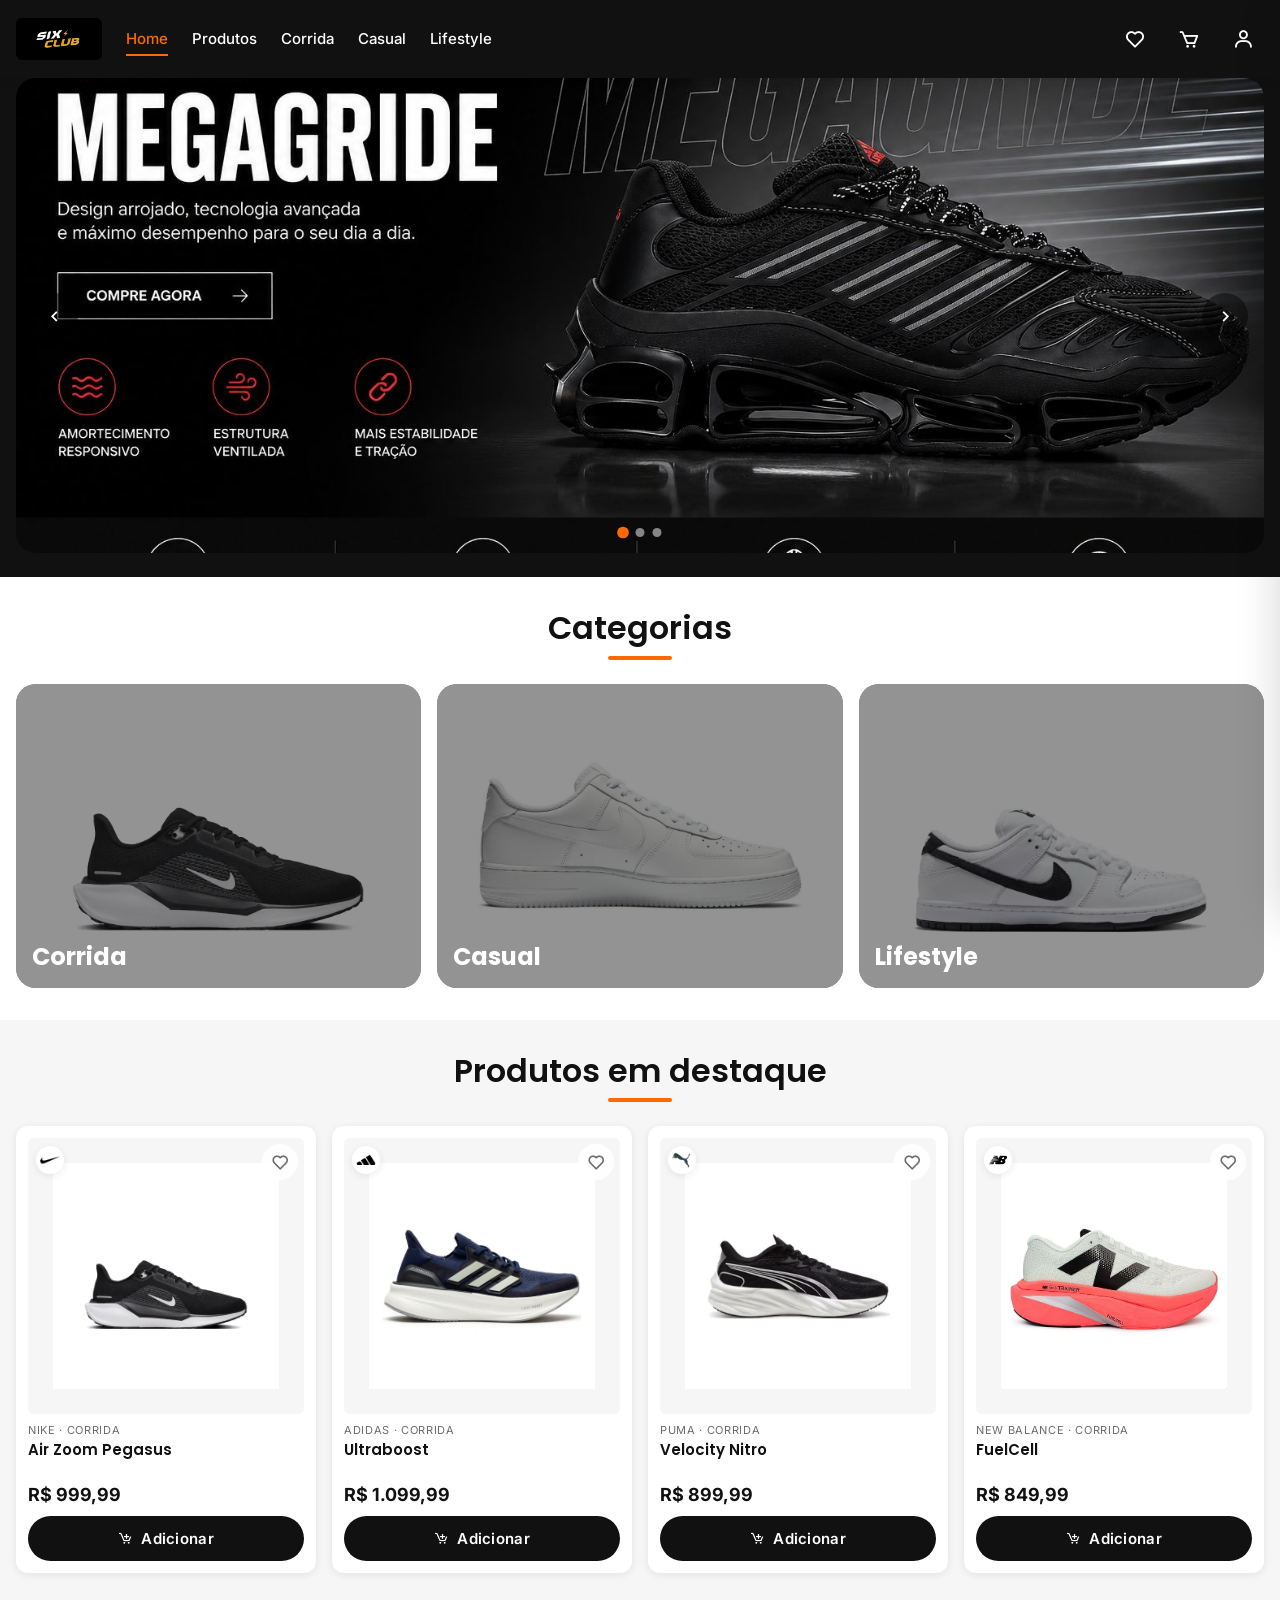
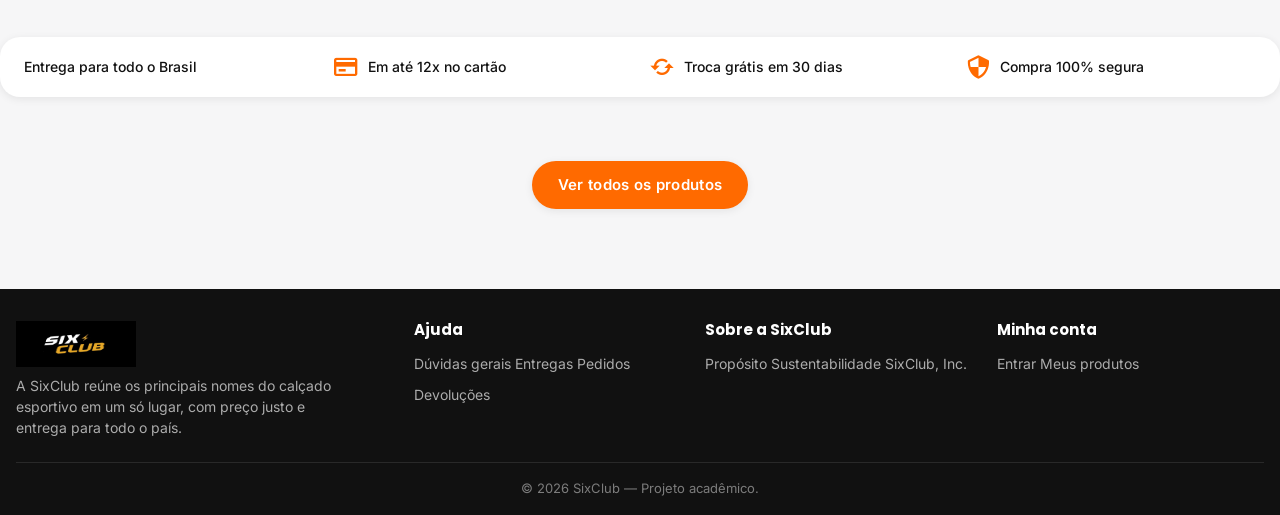
<file: index.html>
<!DOCTYPE html>
<html lang="pt-BR">
<head>
  <meta charset="UTF-8">
  <meta name="viewport" content="width=device-width, initial-scale=1.0">
  <title>SixClub — Sua loja de tênis</title>
  <meta name="description" content="SixClub: tênis Nike, Adidas, Puma, Mizuno, Olympikus e New Balance com os melhores preços.">

  <link rel="preconnect" href="https://fonts.googleapis.com">
  <link href="https://fonts.googleapis.com/css2?family=Inter:wght@400;500;600;700&family=Poppins:wght@600;700&display=swap" rel="stylesheet">
  <link rel="stylesheet" href="https://unpkg.com/boxicons@2.1.4/css/boxicons.min.css">

  <link rel="stylesheet" href="css/variables.css">
  <link rel="stylesheet" href="css/base.css">
  <link rel="stylesheet" href="css/components.css">
  <link rel="stylesheet" href="css/home.css">
</head>
<body>

  <header class="site-header">
    <div class="container site-header__inner">
      <a href="index.html" class="site-header__logo">
        <img src="img/logopreta.jpeg" width="150" height="58" alt="SixClub">
      </a>

      <button type="button" class="nav-toggle" aria-label="Abrir menu" aria-expanded="false" aria-controls="menu-principal">
        <i class="bx bx-menu"></i>
      </button>

      <nav class="site-nav" id="menu-principal" aria-label="Navegação principal">
        <a href="index.html" aria-current="page">Home</a>
        <a href="produtos.html">Produtos</a>
        <a href="produtos.html?categoria=corrida">Corrida</a>
        <a href="produtos.html?categoria=casual">Casual</a>
        <a href="produtos.html?categoria=lifestyle">Lifestyle</a>
      </nav>

      <form class="site-header__search" role="search">
        <label class="sr-only" for="busca-header">Buscar produtos</label>
        <i class="bx bx-search" aria-hidden="true"></i>
        <input type="search" id="busca-header" placeholder="Buscar tênis...">
      </form>

      <div class="site-header__actions">
        <a class="icon-btn" href="produtos.html?favoritos=1" aria-label="Ver favoritos">
          <i class="bx bx-heart"></i>
        </a>
        <button type="button" class="icon-btn" data-abrir-carrinho aria-label="Abrir carrinho de compras">
          <i class="bx bx-cart"></i>
          <span class="badge js-badge-carrinho">0</span>
        </button>
        <a class="icon-btn" href="login.html" aria-label="Entrar na minha conta">
          <i class="bx bx-user"></i>
        </a>
      </div>
    </div>
  </header>

  <main>
    <section class="hero" aria-label="Destaques promocionais">
      <div class="container">
        <div class="hero-carousel">
          <div class="hero-carousel__track">
            <div class="hero-carousel__slide"><img src="img/banners/banner1.jpeg" alt="Promoção SixClub 1" loading="eager"></div>
            <div class="hero-carousel__slide"><img src="img/banners/banner2.jpeg" alt="Promoção SixClub 2" loading="lazy"></div>
            <div class="hero-carousel__slide"><img src="img/banners/banner3.jpeg" alt="Promoção SixClub 3" loading="lazy"></div>
          </div>
          <button type="button" class="hero-carousel__arrow hero-carousel__arrow--prev" aria-label="Slide anterior">
            <i class="bx bx-chevron-left"></i>
          </button>
          <button type="button" class="hero-carousel__arrow hero-carousel__arrow--next" aria-label="Próximo slide">
            <i class="bx bx-chevron-right"></i>
          </button>
          <div class="hero-carousel__dots"></div>
        </div>
      </div>
    </section>

    <section class="section categorias" aria-labelledby="titulo-categorias">
      <div class="container">
        <h2 class="section-title" id="titulo-categorias">Categorias</h2>
        <div class="categorias__grid">
          <a class="categoria-card" href="produtos.html?categoria=corrida">
            <img src="img/produtos/tenis_37.png" alt="" aria-hidden="true">
            <h3>Corrida</h3>
          </a>
          <a class="categoria-card" href="produtos.html?categoria=casual">
            <img src="img/produtos/tenis_7.png" alt="" aria-hidden="true">
            <h3>Casual</h3>
          </a>
          <a class="categoria-card" href="produtos.html?categoria=lifestyle">
            <img src="img/produtos/tenis_17.png" alt="" aria-hidden="true">
            <h3>Lifestyle</h3>
          </a>
        </div>
      </div>
    </section>

    <section class="section" aria-labelledby="titulo-destaques">
      <div class="container">
        <h2 class="section-title" id="titulo-destaques">Produtos em destaque</h2>
        <div class="produtos-grid js-produtos-destaque" aria-live="polite"></div>
      </div>
    </section>

    <section class="section" aria-label="Benefícios da loja">
      <div class="container beneficios">
        <p class="beneficio"><i class="bx bx-truck"></i> Entrega para todo o Brasil</p>
        <p class="beneficio"><i class="bx bx-credit-card"></i> Em até 12x no cartão</p>
        <p class="beneficio"><i class="bx bx-refresh"></i> Troca grátis em 30 dias</p>
        <p class="beneficio"><i class="bx bx-shield-quarter"></i> Compra 100% segura</p>
      </div>
    </section>

    <section class="section section--cta">
      <div class="container">
        <a href="produtos.html" class="btn btn-primary">Ver todos os produtos</a>
      </div>
    </section>
  </main>

  <footer class="site-footer">
    <div class="container">
      <div class="site-footer__grid">
        <div class="site-footer__brand">
          <img src="img/logopreta.jpeg" width="120" height="46" alt="SixClub">
          <p>A SixClub reúne os principais nomes do calçado esportivo em um só lugar, com preço justo e entrega para todo o país.</p>
        </div>
        <div>
          <h4>Ajuda</h4>
          <ul>
            <li>Dúvidas gerais</li>
            <li>Entregas</li>
            <li>Pedidos</li>
            <li>Devoluções</li>
          </ul>
        </div>
        <div>
          <h4>Sobre a SixClub</h4>
          <ul>
            <li>Propósito</li>
            <li>Sustentabilidade</li>
            <li>SixClub, Inc.</li>
          </ul>
        </div>
        <div>
          <h4>Minha conta</h4>
          <ul>
            <li><a href="login.html">Entrar</a></li>
            <li><a href="produtos.html">Meus produtos</a></li>
          </ul>
        </div>
      </div>
      <p class="site-footer__bottom">© 2026 SixClub — Projeto acadêmico.</p>
    </div>
  </footer>

  <!-- Drawer do carrinho, compartilhado em todas as páginas -->
  <div class="overlay"></div>
  <aside class="cart-drawer" aria-hidden="true" aria-label="Carrinho de compras">
    <div class="cart-drawer__header">
      <h2>Seu carrinho</h2>
      <button type="button" class="cart-drawer__close" aria-label="Fechar carrinho"><i class="bx bx-x"></i></button>
    </div>
    <div class="cart-drawer__items"></div>
    <div class="cart-drawer__footer">
      <div class="cart-drawer__total">
        <span>Total</span>
        <span class="js-carrinho-total">R$ 0,00</span>
      </div>
      <button type="button" class="btn btn-primary btn-block js-finalizar-compra">Finalizar compra</button>
    </div>
  </aside>

  <script src="js/utils.js"></script>
  <script src="js/storage.js"></script>
  <script src="js/data.js"></script>
  <script src="js/header.js"></script>
  <script src="js/home.js"></script>
</body>
</html>
</file>
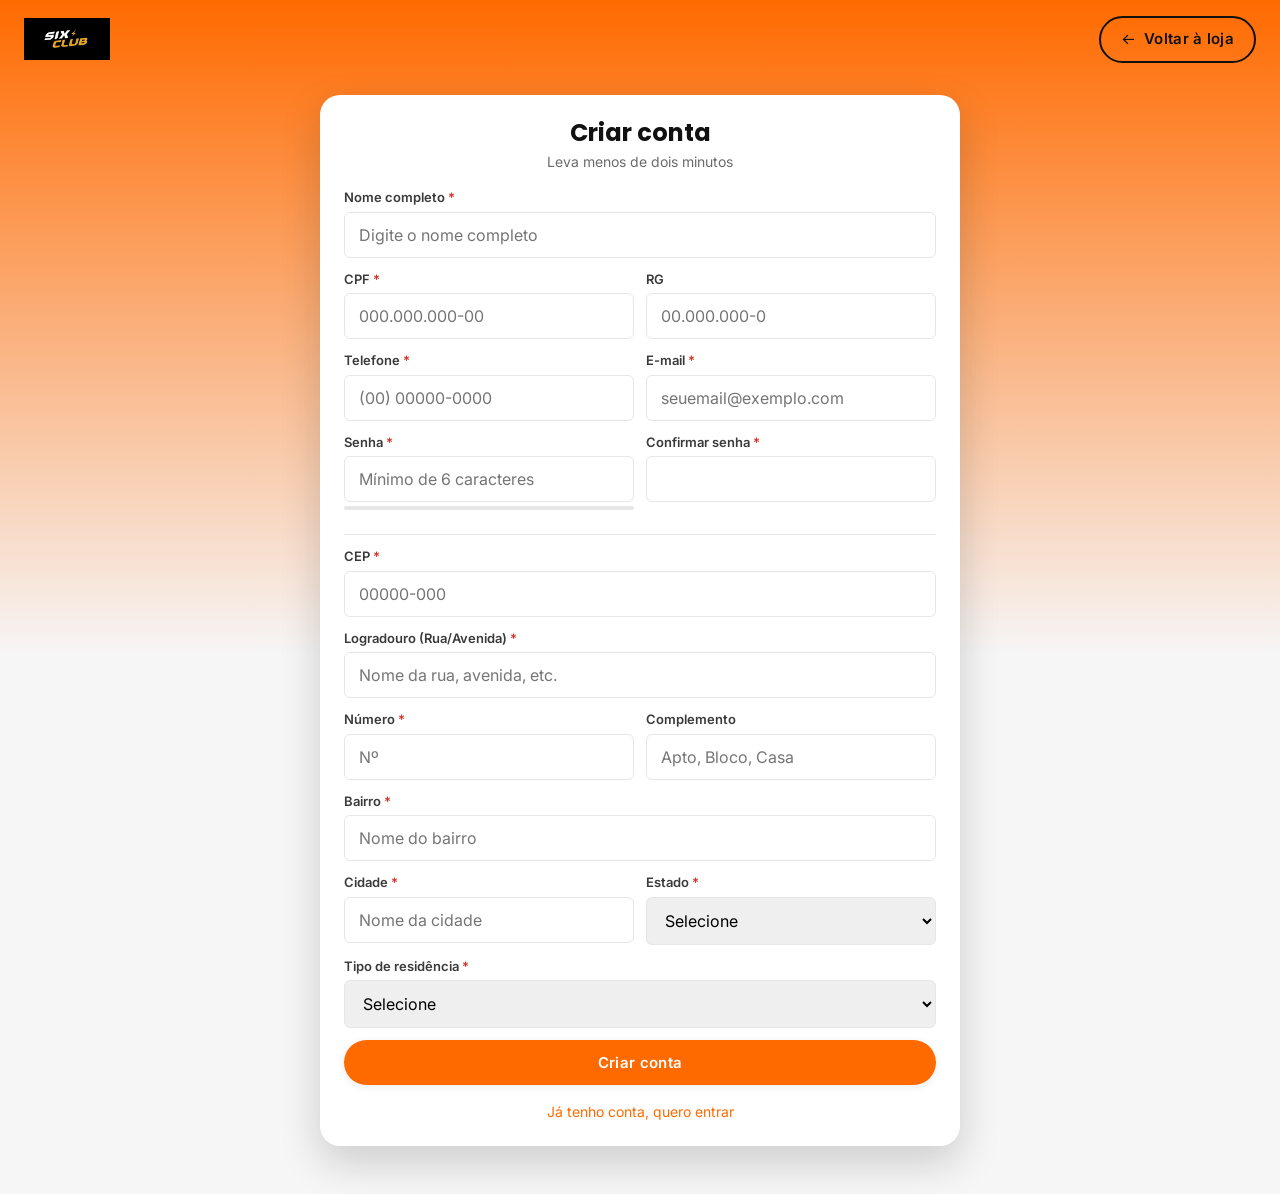
<file: cadastro.html>
<!DOCTYPE html>
<html lang="pt-BR">
<head>
  <meta charset="UTF-8">
  <meta name="viewport" content="width=device-width, initial-scale=1.0">
  <title>Criar conta — SixClub</title>

  <link rel="preconnect" href="https://fonts.googleapis.com">
  <link href="https://fonts.googleapis.com/css2?family=Inter:wght@400;500;600;700&family=Poppins:wght@600;700&display=swap" rel="stylesheet">
  <link rel="stylesheet" href="https://unpkg.com/boxicons@2.1.4/css/boxicons.min.css">

  <link rel="stylesheet" href="css/variables.css">
  <link rel="stylesheet" href="css/base.css">
  <link rel="stylesheet" href="css/auth.css">
</head>
<body class="auth-body">

  <div class="auth-topbar">
    <a href="index.html"><img src="img/logopreta.jpeg" alt="SixClub"></a>
    <a href="index.html" class="btn btn-outline"><i class="bx bx-arrow-back"></i> Voltar à loja</a>
  </div>

  <main class="auth-wrapper">
    <div class="auth-card auth-card--wide">
      <h1>Criar conta</h1>
      <p class="auth-card__subtitulo">Leva menos de dois minutos</p>

      <form id="form-cadastro" novalidate>
        <div class="campo">
          <label for="cad-nome">Nome completo <span class="obrigatorio">*</span></label>
          <input type="text" id="cad-nome" required placeholder="Digite o nome completo">
          <p class="campo__erro" role="alert"></p>
        </div>

        <div class="linha-dupla">
          <div class="campo">
            <label for="cad-cpf">CPF <span class="obrigatorio">*</span></label>
            <input type="text" id="cad-cpf" required placeholder="000.000.000-00" inputmode="numeric">
            <p class="campo__erro" role="alert"></p>
          </div>
          <div class="campo">
            <label for="cad-rg">RG</label>
            <input type="text" id="cad-rg" placeholder="00.000.000-0">
          </div>
        </div>

        <div class="linha-dupla">
          <div class="campo">
            <label for="cad-telefone">Telefone <span class="obrigatorio">*</span></label>
            <input type="tel" id="cad-telefone" required placeholder="(00) 00000-0000" inputmode="numeric">
            <p class="campo__erro" role="alert"></p>
          </div>
          <div class="campo">
            <label for="cad-email">E-mail <span class="obrigatorio">*</span></label>
            <input type="email" id="cad-email" required placeholder="seuemail@exemplo.com">
            <p class="campo__erro" role="alert"></p>
          </div>
        </div>

        <div class="linha-dupla">
          <div class="campo">
            <label for="cad-senha">Senha <span class="obrigatorio">*</span></label>
            <input type="password" id="cad-senha" required placeholder="Mínimo de 6 caracteres" autocomplete="new-password">
            <div class="forca-senha"><div class="forca-senha__barra"></div></div>
            <p class="campo__erro" role="alert"></p>
          </div>
          <div class="campo">
            <label for="cad-senha-confirma">Confirmar senha <span class="obrigatorio">*</span></label>
            <input type="password" id="cad-senha-confirma" required autocomplete="new-password">
            <p class="campo__erro" role="alert"></p>
          </div>
        </div>

        <hr class="auth-card__separador">

        <div class="campo">
          <label for="cad-cep">CEP <span class="obrigatorio">*</span></label>
          <input type="text" id="cad-cep" required placeholder="00000-000" inputmode="numeric">
          <p class="campo__erro" role="alert"></p>
        </div>

        <div class="campo">
          <label for="cad-logradouro">Logradouro (Rua/Avenida) <span class="obrigatorio">*</span></label>
          <input type="text" id="cad-logradouro" required placeholder="Nome da rua, avenida, etc.">
          <p class="campo__erro" role="alert"></p>
        </div>

        <div class="linha-dupla">
          <div class="campo">
            <label for="cad-numero">Número <span class="obrigatorio">*</span></label>
            <input type="text" id="cad-numero" required placeholder="Nº">
            <p class="campo__erro" role="alert"></p>
          </div>
          <div class="campo">
            <label for="cad-complemento">Complemento</label>
            <input type="text" id="cad-complemento" placeholder="Apto, Bloco, Casa">
          </div>
        </div>

        <div class="campo">
          <label for="cad-bairro">Bairro <span class="obrigatorio">*</span></label>
          <input type="text" id="cad-bairro" required placeholder="Nome do bairro">
          <p class="campo__erro" role="alert"></p>
        </div>

        <div class="linha-dupla">
          <div class="campo">
            <label for="cad-cidade">Cidade <span class="obrigatorio">*</span></label>
            <input type="text" id="cad-cidade" required placeholder="Nome da cidade">
            <p class="campo__erro" role="alert"></p>
          </div>
          <div class="campo">
            <label for="cad-estado">Estado <span class="obrigatorio">*</span></label>
            <select id="cad-estado" required>
              <option value="">Selecione</option>
              <option>SP</option>
              <option>RJ</option>
              <option>MG</option>
              <option>PR</option>
              <option>RS</option>
              <option>SC</option>
              <option>BA</option>
              <option>Outro</option>
            </select>
            <p class="campo__erro" role="alert"></p>
          </div>
        </div>

        <div class="campo">
          <label for="cad-residencia">Tipo de residência <span class="obrigatorio">*</span></label>
          <select id="cad-residencia" required>
            <option value="">Selecione</option>
            <option>Casa</option>
            <option>Apartamento</option>
            <option>Outro</option>
          </select>
          <p class="campo__erro" role="alert"></p>
        </div>

        <button type="submit" class="btn btn-primary btn-block">
          <span class="js-texto-botao">Criar conta</span>
        </button>

        <div class="auth-card__acoes">
          <a href="login.html" class="auth-card__link">Já tenho conta, quero entrar</a>
        </div>
      </form>
    </div>
  </main>

  <script src="js/utils.js"></script>
  <script src="js/storage.js"></script>
  <script src="js/cadastro.js"></script>
</body>
</html>
</file>
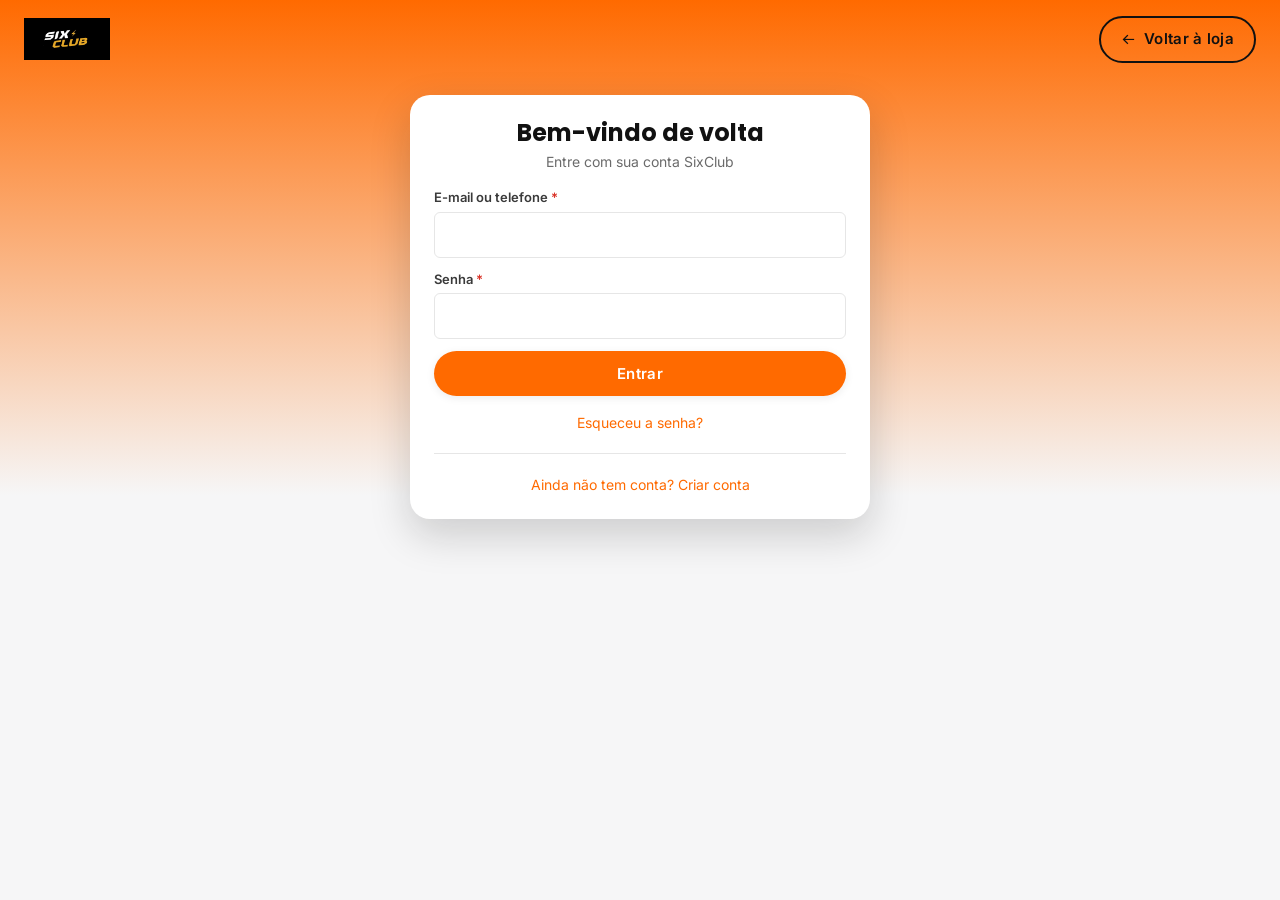
<file: login.html>
<!DOCTYPE html>
<html lang="pt-BR">
<head>
  <meta charset="UTF-8">
  <meta name="viewport" content="width=device-width, initial-scale=1.0">
  <title>Entrar — SixClub</title>

  <link rel="preconnect" href="https://fonts.googleapis.com">
  <link href="https://fonts.googleapis.com/css2?family=Inter:wght@400;500;600;700&family=Poppins:wght@600;700&display=swap" rel="stylesheet">
  <link rel="stylesheet" href="https://unpkg.com/boxicons@2.1.4/css/boxicons.min.css">

  <link rel="stylesheet" href="css/variables.css">
  <link rel="stylesheet" href="css/base.css">
  <link rel="stylesheet" href="css/auth.css">
</head>
<body class="auth-body">

  <div class="auth-topbar">
    <a href="index.html"><img src="img/logopreta.jpeg" alt="SixClub"></a>
    <a href="index.html" class="btn btn-outline"><i class="bx bx-arrow-back"></i> Voltar à loja</a>
  </div>

  <main class="auth-wrapper">
    <div class="auth-card">
      <h1>Bem-vindo de volta</h1>
      <p class="auth-card__subtitulo">Entre com sua conta SixClub</p>

      <form id="form-login" novalidate>
        <div class="campo">
          <label for="login-identificador">E-mail ou telefone <span class="obrigatorio">*</span></label>
          <input type="text" id="login-identificador" autocomplete="username" required>
          <p class="campo__erro" role="alert"></p>
        </div>

        <div class="campo">
          <label for="login-senha">Senha <span class="obrigatorio">*</span></label>
          <input type="password" id="login-senha" autocomplete="current-password" required>
          <p class="campo__erro" role="alert"></p>
        </div>

        <button type="submit" class="btn btn-primary btn-block">
          <span class="js-texto-botao">Entrar</span>
        </button>

        <div class="auth-card__acoes">
          <a href="#" class="auth-card__link js-esqueci-senha">Esqueceu a senha?</a>
          <hr class="auth-card__separador">
          <a href="cadastro.html" class="auth-card__link">Ainda não tem conta? Criar conta</a>
        </div>
      </form>
    </div>
  </main>

  <script src="js/utils.js"></script>
  <script src="js/storage.js"></script>
  <script src="js/login.js"></script>
</body>
</html>
</file>
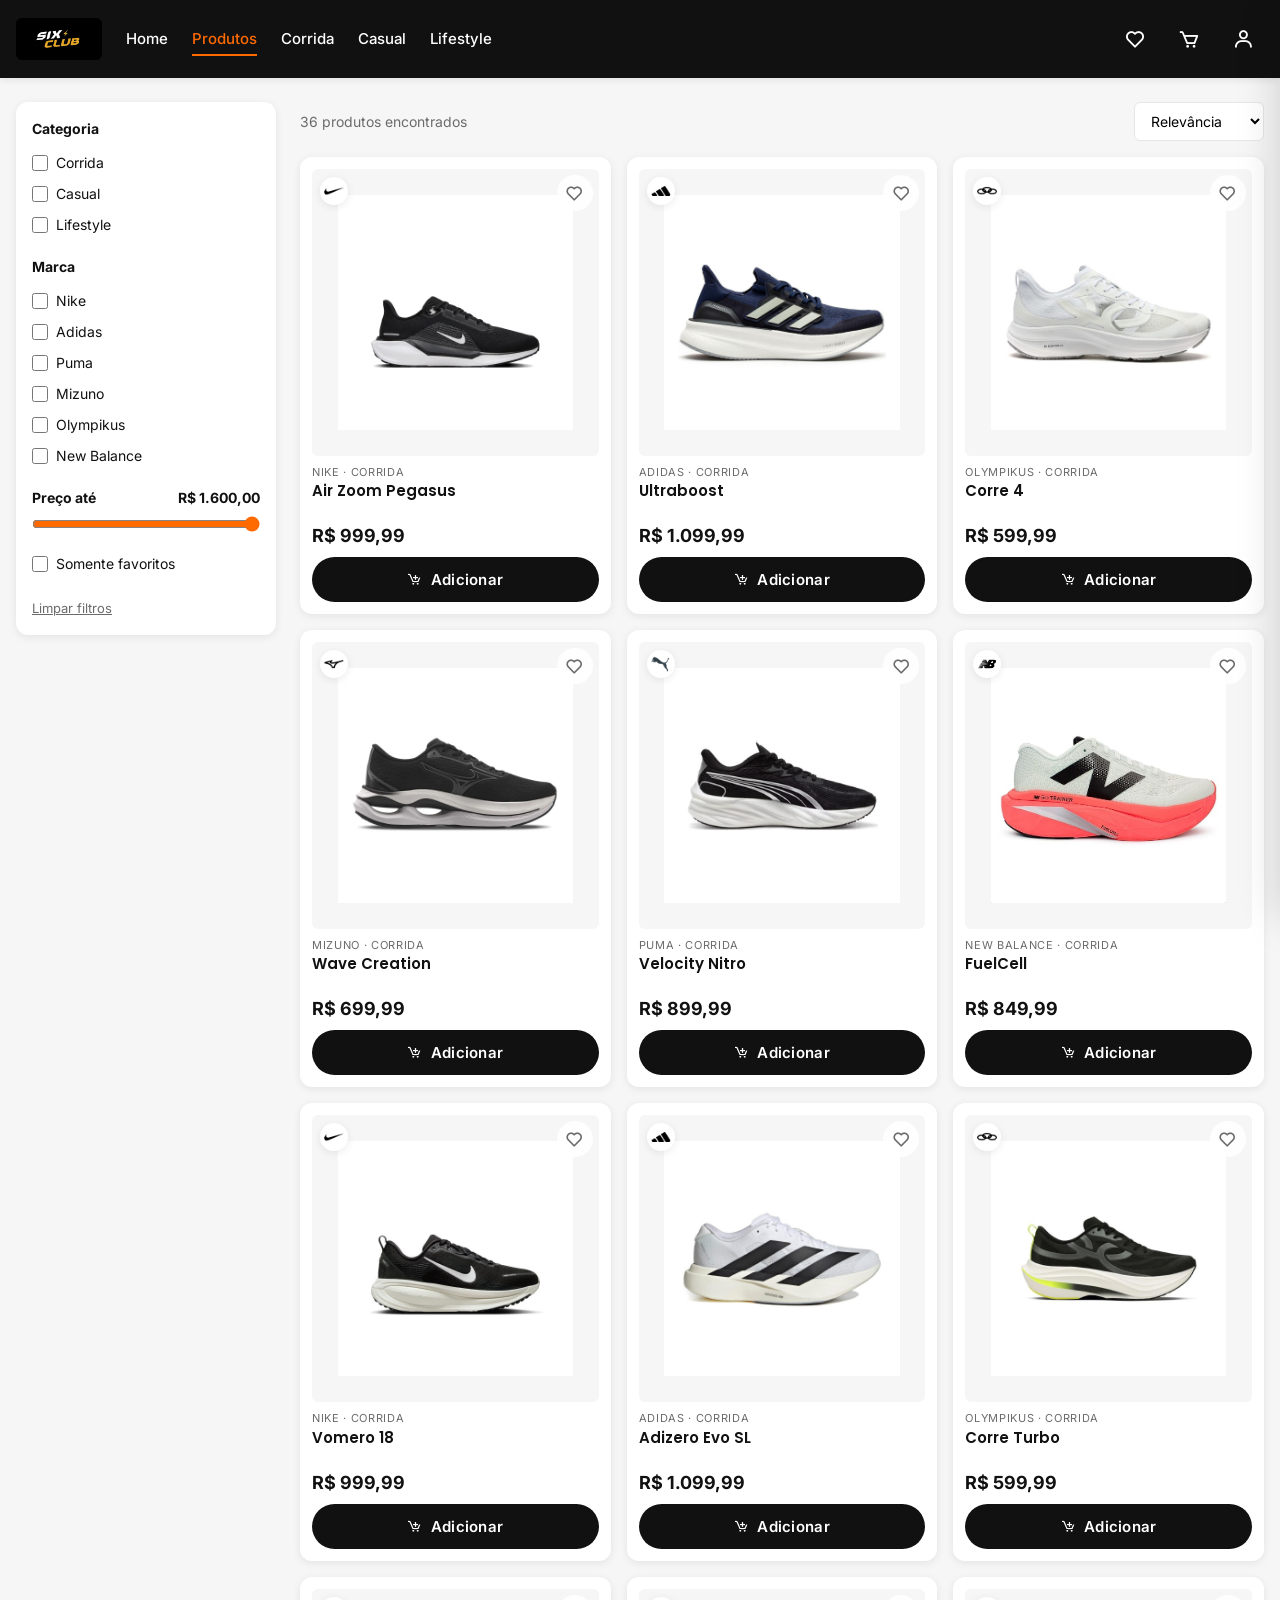
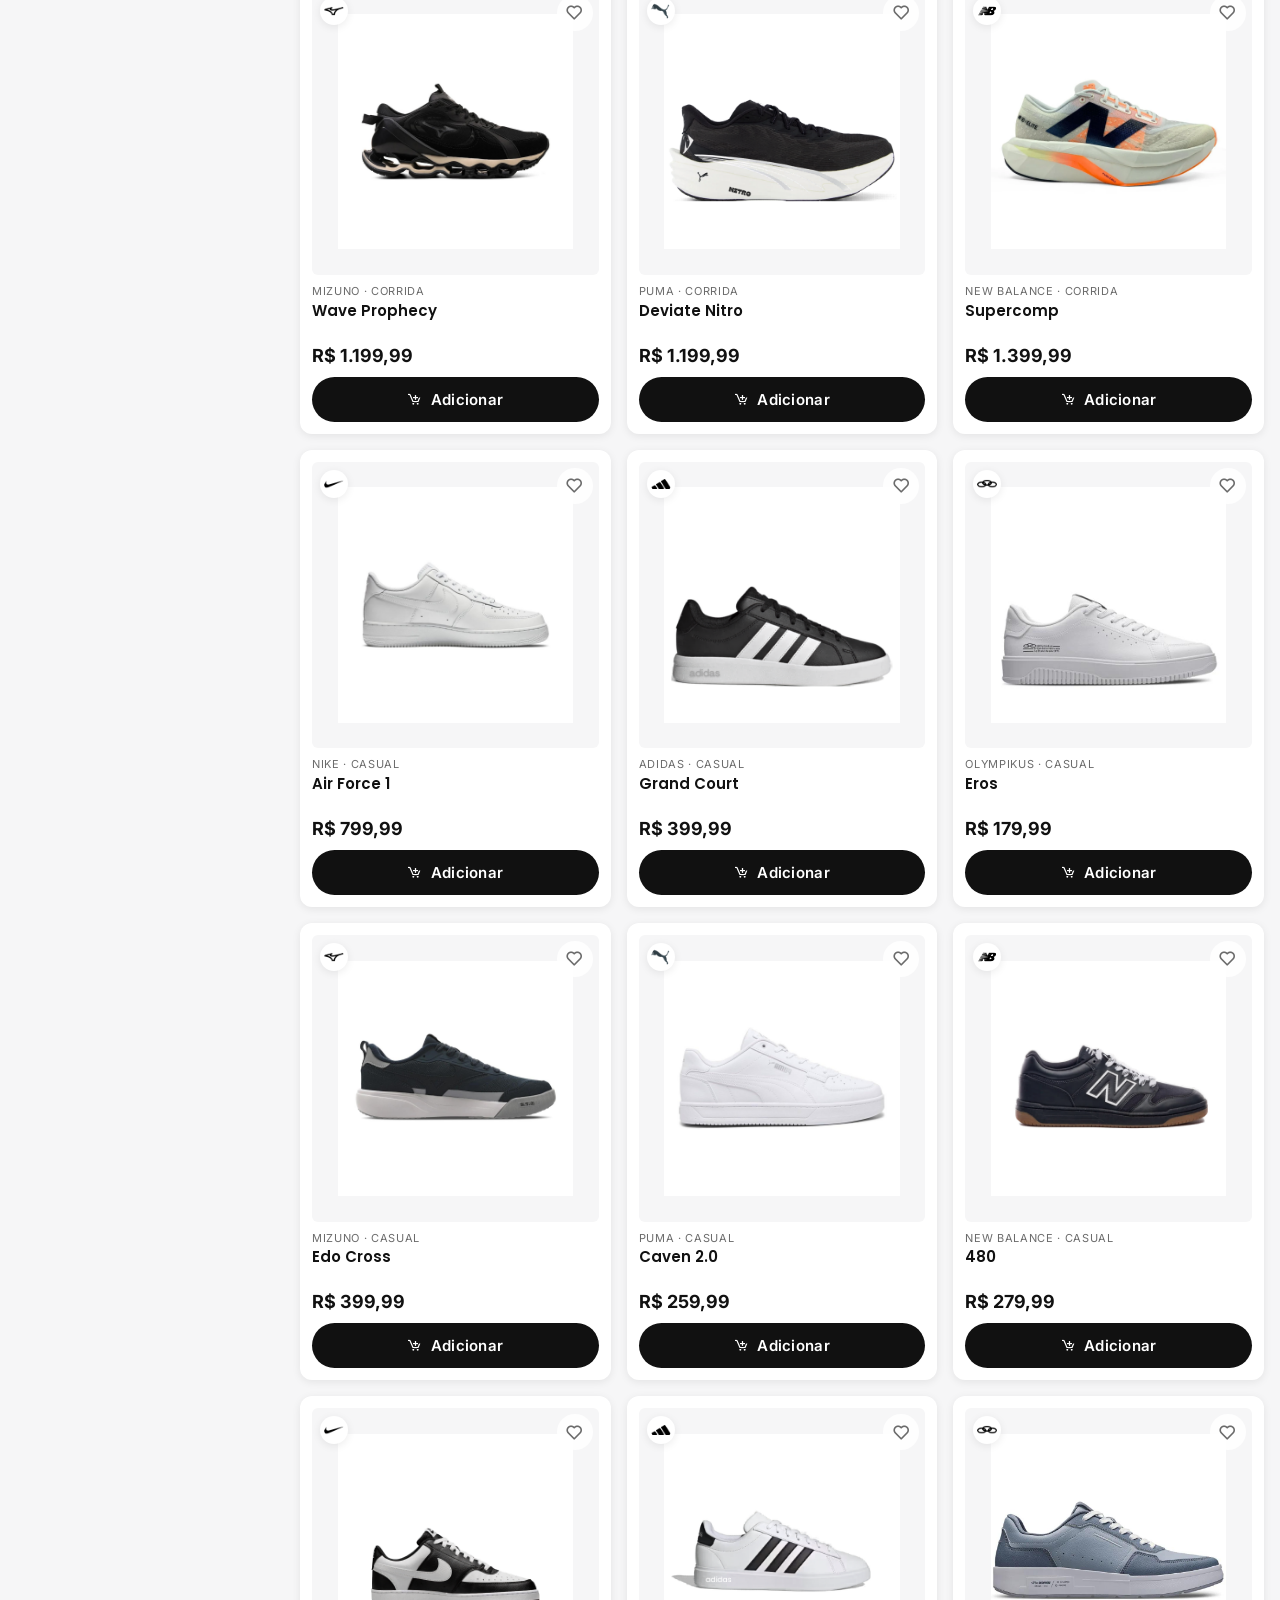
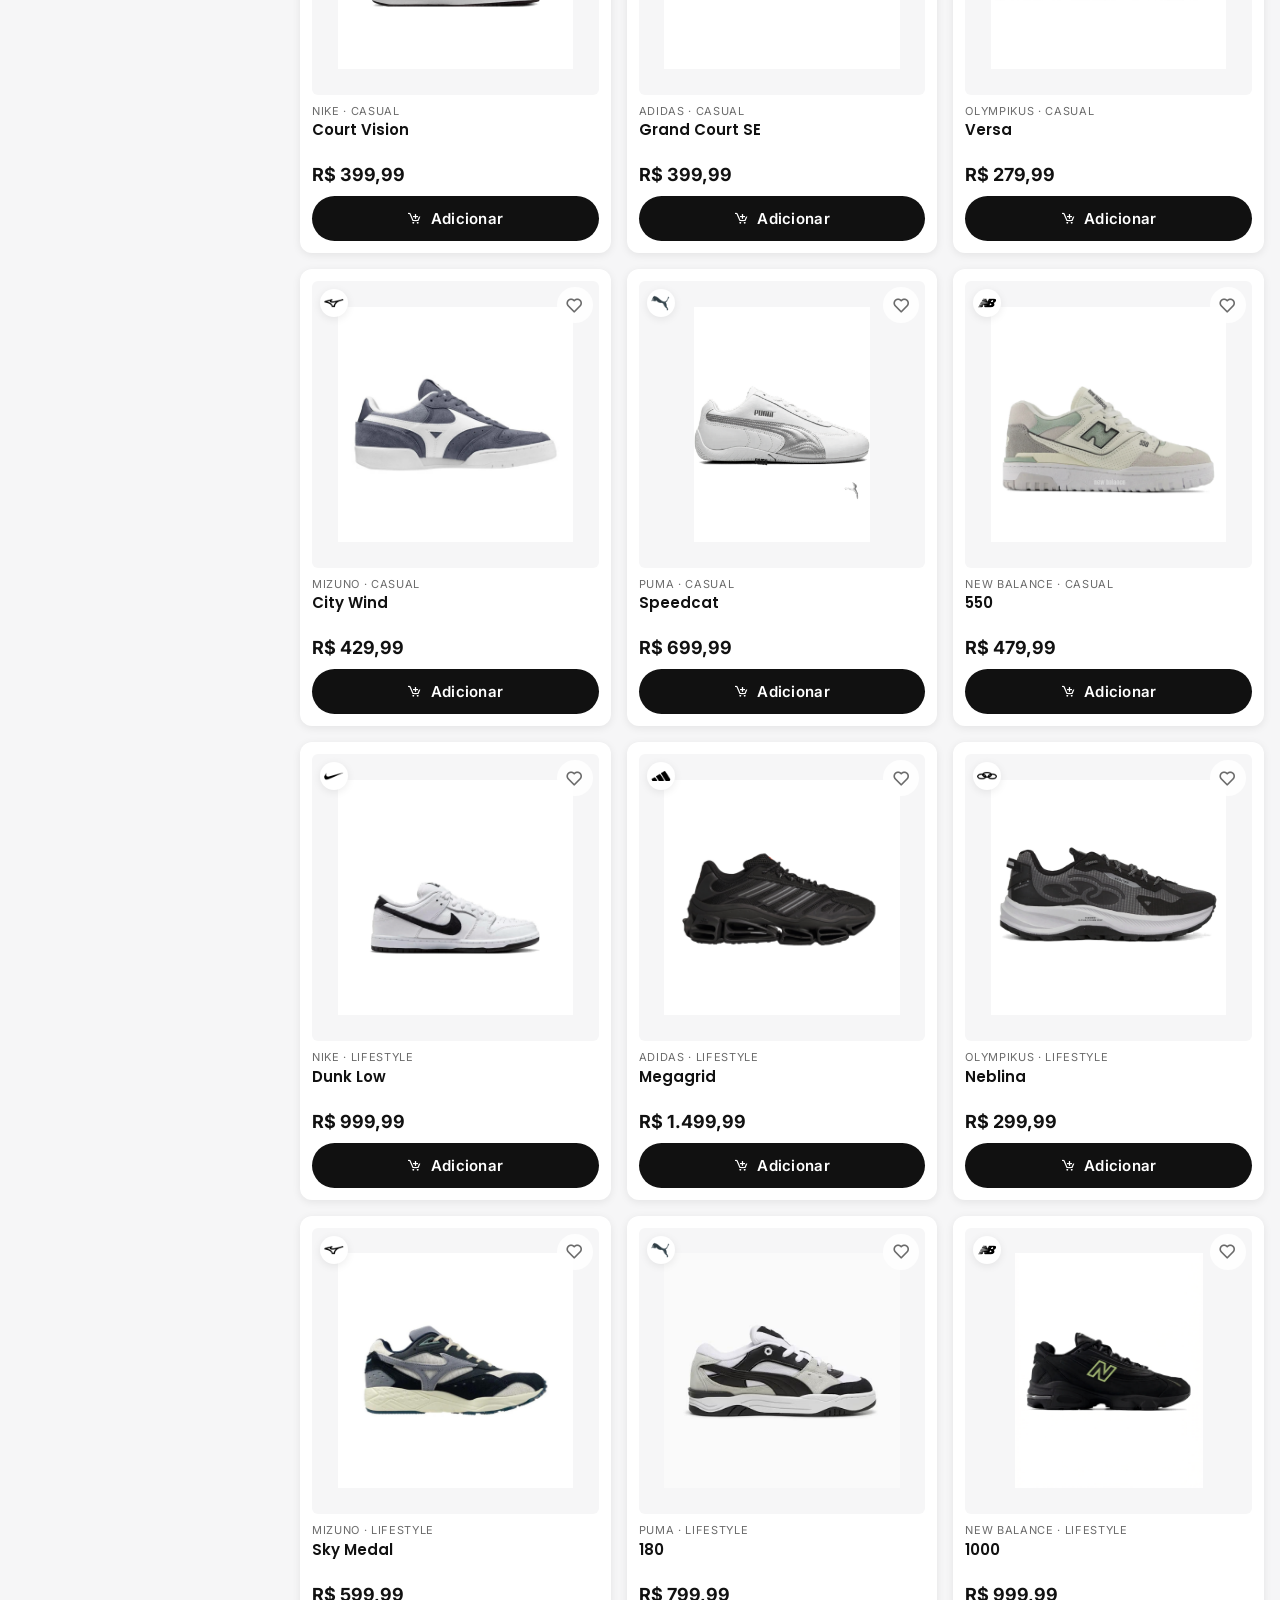
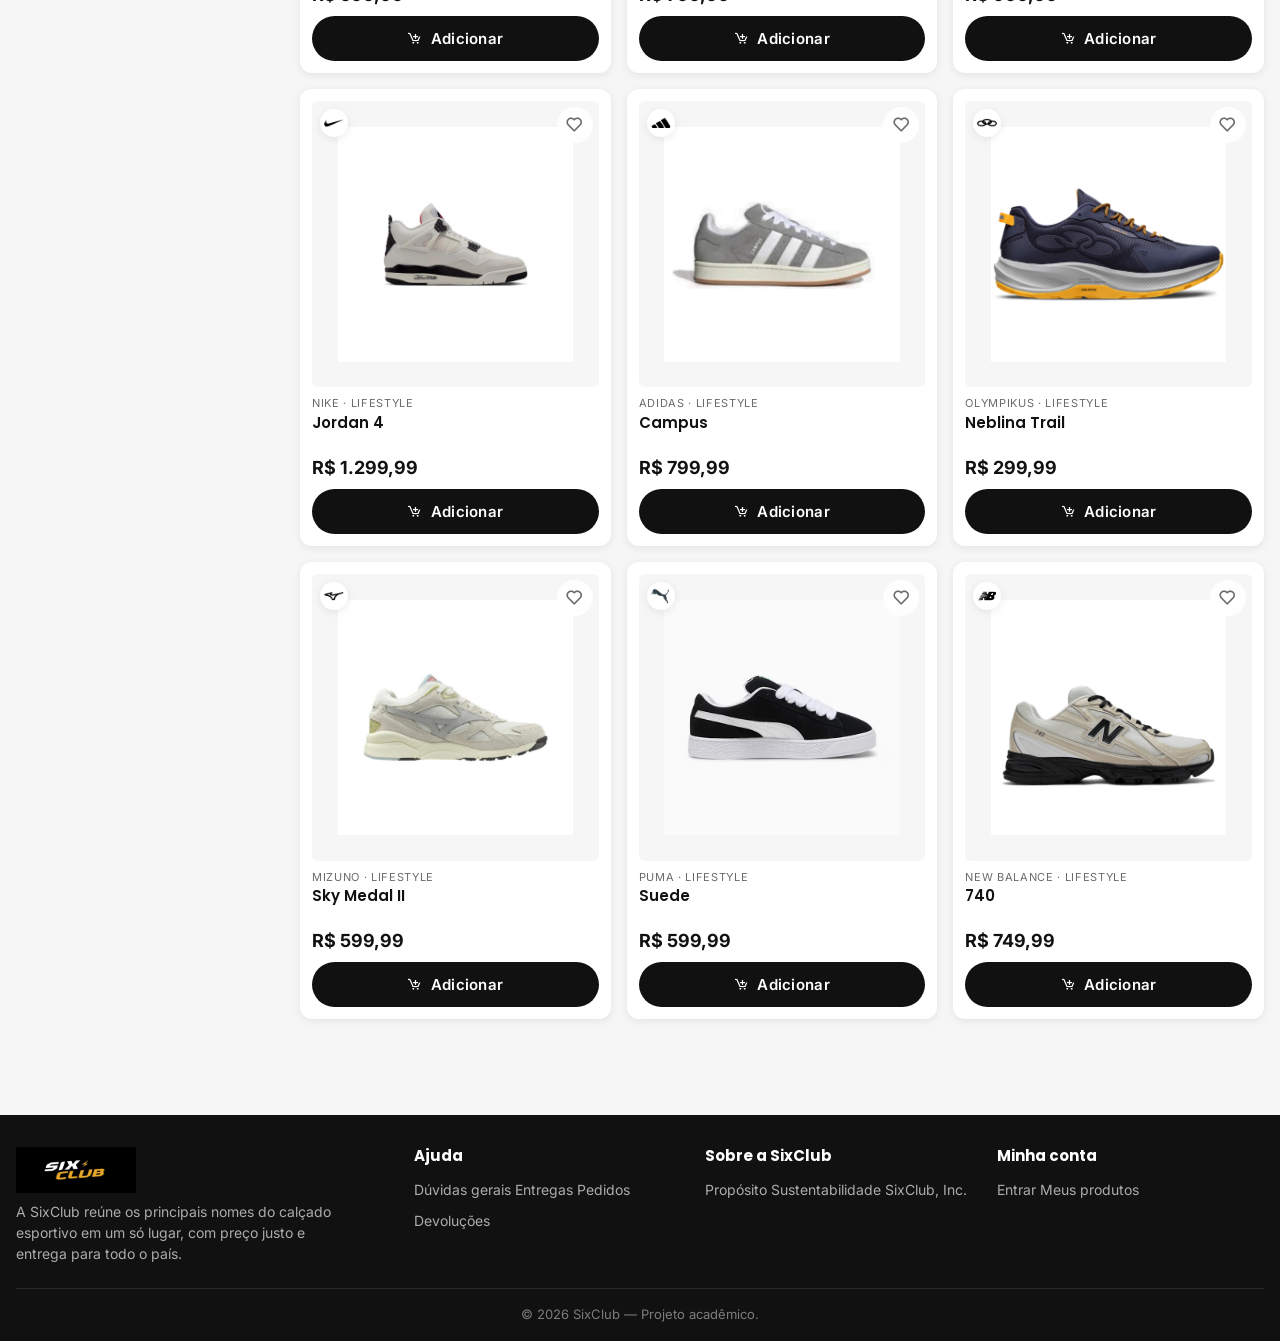
<file: produtos.html>
<!DOCTYPE html>
<html lang="pt-BR">
<head>
  <meta charset="UTF-8">
  <meta name="viewport" content="width=device-width, initial-scale=1.0">
  <title>Produtos — SixClub</title>
  <meta name="description" content="Catálogo completo de tênis SixClub com busca, filtros por marca, categoria e preço.">

  <link rel="preconnect" href="https://fonts.googleapis.com">
  <link href="https://fonts.googleapis.com/css2?family=Inter:wght@400;500;600;700&family=Poppins:wght@600;700&display=swap" rel="stylesheet">
  <link rel="stylesheet" href="https://unpkg.com/boxicons@2.1.4/css/boxicons.min.css">

  <link rel="stylesheet" href="css/variables.css">
  <link rel="stylesheet" href="css/base.css">
  <link rel="stylesheet" href="css/components.css">
  <link rel="stylesheet" href="css/produtos.css">
</head>
<body>

  <header class="site-header">
    <div class="container site-header__inner">
      <a href="index.html" class="site-header__logo">
        <img src="img/logopreta.jpeg" width="150" height="58" alt="SixClub">
      </a>

      <button type="button" class="nav-toggle" aria-label="Abrir menu" aria-expanded="false" aria-controls="menu-principal">
        <i class="bx bx-menu"></i>
      </button>

      <nav class="site-nav" id="menu-principal" aria-label="Navegação principal">
        <a href="index.html">Home</a>
        <a href="produtos.html" aria-current="page">Produtos</a>
        <a href="produtos.html?categoria=corrida">Corrida</a>
        <a href="produtos.html?categoria=casual">Casual</a>
        <a href="produtos.html?categoria=lifestyle">Lifestyle</a>
      </nav>

      <form class="site-header__search" role="search">
        <label class="sr-only" for="busca-header">Buscar produtos</label>
        <i class="bx bx-search" aria-hidden="true"></i>
        <input type="search" id="busca-header" placeholder="Buscar tênis...">
      </form>

      <div class="site-header__actions">
        <a class="icon-btn" href="produtos.html?favoritos=1" aria-label="Ver favoritos">
          <i class="bx bx-heart"></i>
        </a>
        <button type="button" class="icon-btn" data-abrir-carrinho aria-label="Abrir carrinho de compras">
          <i class="bx bx-cart"></i>
          <span class="badge js-badge-carrinho">0</span>
        </button>
        <a class="icon-btn" href="login.html" aria-label="Entrar na minha conta">
          <i class="bx bx-user"></i>
        </a>
      </div>
    </div>
  </header>

  <main class="catalogo">
    <div class="container">
      <div class="catalogo__layout">

        <aside class="filtros" aria-label="Filtros de produtos">
          <div class="filtros__grupo">
            <p class="filtros__titulo">Categoria</p>
            <label class="filtros__opcao"><input type="checkbox" value="corrida" data-filtro-categoria> Corrida</label>
            <label class="filtros__opcao"><input type="checkbox" value="casual" data-filtro-categoria> Casual</label>
            <label class="filtros__opcao"><input type="checkbox" value="lifestyle" data-filtro-categoria> Lifestyle</label>
          </div>

          <div class="filtros__grupo">
            <p class="filtros__titulo">Marca</p>
            <label class="filtros__opcao"><input type="checkbox" value="nike" data-filtro-marca> Nike</label>
            <label class="filtros__opcao"><input type="checkbox" value="adidas" data-filtro-marca> Adidas</label>
            <label class="filtros__opcao"><input type="checkbox" value="puma" data-filtro-marca> Puma</label>
            <label class="filtros__opcao"><input type="checkbox" value="mizuno" data-filtro-marca> Mizuno</label>
            <label class="filtros__opcao"><input type="checkbox" value="olympikus" data-filtro-marca> Olympikus</label>
            <label class="filtros__opcao"><input type="checkbox" value="newbalance" data-filtro-marca> New Balance</label>
          </div>

          <div class="filtros__grupo">
            <p class="filtros__titulo">Preço até <span class="js-preco-valor"></span></p>
            <div class="filtros__preco">
              <input type="range" id="filtro-preco" min="150" max="1600" step="50" value="1600" aria-label="Preço máximo">
            </div>
          </div>

          <div class="filtros__grupo">
            <label class="filtros__opcao"><input type="checkbox" id="filtro-favoritos"> Somente favoritos</label>
          </div>

          <a href="#" class="filtros__limpar">Limpar filtros</a>
        </aside>

        <div class="catalogo__conteudo">
          <div class="catalogo__toolbar">
            <button type="button" class="filtros-toggle"><i class="bx bx-slider-alt"></i> Filtros</button>
            <p class="catalogo__resultado" aria-live="polite">Carregando...</p>
            <div class="catalogo__ordenacao">
              <label class="sr-only" for="ordenacao">Ordenar por</label>
              <select id="ordenacao">
                <option value="relevancia">Relevância</option>
                <option value="preco-asc">Menor preço</option>
                <option value="preco-desc">Maior preço</option>
                <option value="nome-asc">Nome (A-Z)</option>
              </select>
            </div>
          </div>

          <div class="catalogo__grid" aria-live="polite"></div>
        </div>

      </div>
    </div>
  </main>

  <footer class="site-footer">
    <div class="container">
      <div class="site-footer__grid">
        <div class="site-footer__brand">
          <img src="img/logopreta.jpeg" width="120" height="46" alt="SixClub">
          <p>A SixClub reúne os principais nomes do calçado esportivo em um só lugar, com preço justo e entrega para todo o país.</p>
        </div>
        <div>
          <h4>Ajuda</h4>
          <ul>
            <li>Dúvidas gerais</li>
            <li>Entregas</li>
            <li>Pedidos</li>
            <li>Devoluções</li>
          </ul>
        </div>
        <div>
          <h4>Sobre a SixClub</h4>
          <ul>
            <li>Propósito</li>
            <li>Sustentabilidade</li>
            <li>SixClub, Inc.</li>
          </ul>
        </div>
        <div>
          <h4>Minha conta</h4>
          <ul>
            <li><a href="login.html">Entrar</a></li>
            <li><a href="produtos.html">Meus produtos</a></li>
          </ul>
        </div>
      </div>
      <p class="site-footer__bottom">© 2026 SixClub — Projeto acadêmico.</p>
    </div>
  </footer>

  <div class="overlay"></div>
  <aside class="cart-drawer" aria-hidden="true" aria-label="Carrinho de compras">
    <div class="cart-drawer__header">
      <h2>Seu carrinho</h2>
      <button type="button" class="cart-drawer__close" aria-label="Fechar carrinho"><i class="bx bx-x"></i></button>
    </div>
    <div class="cart-drawer__items"></div>
    <div class="cart-drawer__footer">
      <div class="cart-drawer__total">
        <span>Total</span>
        <span class="js-carrinho-total">R$ 0,00</span>
      </div>
      <button type="button" class="btn btn-primary btn-block js-finalizar-compra">Finalizar compra</button>
    </div>
  </aside>

  <script src="js/utils.js"></script>
  <script src="js/storage.js"></script>
  <script src="js/data.js"></script>
  <script src="js/header.js"></script>
  <script src="js/produtos.js"></script>
</body>
</html>
</file>
<file: css/variables.css>
/* ==========================================================================
   SixClub — Design Tokens
   Paleta, tipografia, espaçamentos e demais variáveis globais do projeto.
   ========================================================================== */

:root {
  /* Cores de marca */
  --color-primary: #ff6a00;
  --color-primary-dark: #e35e00;
  --color-primary-light: #ff8a3d;
  --color-ink: #111111;
  --color-ink-soft: #3a3a3a;
  --color-muted: #6b6b6b;
  --color-border: #e6e6e6;
  --color-surface: #ffffff;
  --color-bg: #f6f6f7;

  /* Feedback */
  --color-success: #1e8e3e;
  --color-success-bg: #e9f7ee;
  --color-error: #d93025;
  --color-error-bg: #fdecea;
  --color-warning: #b8860b;

  /* Tipografia */
  --font-display: "Poppins", "Segoe UI", sans-serif;
  --font-body: "Inter", "Segoe UI", sans-serif;

  /* Espaçamentos */
  --space-1: 0.4rem;
  --space-2: 0.8rem;
  --space-3: 1.2rem;
  --space-4: 1.6rem;
  --space-5: 2.4rem;
  --space-6: 3.2rem;
  --space-7: 4.8rem;

  /* Raios e sombras */
  --radius-sm: 6px;
  --radius-md: 12px;
  --radius-lg: 20px;
  --radius-pill: 999px;
  --shadow-sm: 0 2px 8px rgba(17, 17, 17, 0.08);
  --shadow-md: 0 8px 24px rgba(17, 17, 17, 0.12);
  --shadow-lg: 0 16px 40px rgba(17, 17, 17, 0.18);

  /* Layout */
  --header-height: 78px;
  --container-max: 1280px;

  /* Transições */
  --ease: cubic-bezier(0.4, 0, 0.2, 1);
  --transition-fast: 0.18s var(--ease);
  --transition-base: 0.3s var(--ease);
}
</file>
<file: css/base.css>
/* ==========================================================================
   SixClub — Base
   Reset, tipografia global e utilitários compartilhados por todas as páginas.
   ========================================================================== */

*,
*::before,
*::after {
  margin: 0;
  padding: 0;
  box-sizing: border-box;
}

html {
  scroll-behavior: smooth;
  font-size: 62.5%; /* 1rem = 10px */
}

body {
  font-family: var(--font-body);
  font-size: 1.6rem;
  line-height: 1.5;
  color: var(--color-ink);
  background: var(--color-bg);
  min-height: 100vh;
}

h1, h2, h3, h4 {
  font-family: var(--font-display);
  line-height: 1.2;
  color: var(--color-ink);
}

img {
  max-width: 100%;
  display: block;
}

a {
  color: inherit;
  text-decoration: none;
}

button {
  font-family: inherit;
  cursor: pointer;
  border: none;
  background: none;
}

input, select, textarea {
  font-family: inherit;
  font-size: 1.6rem;
}

ul, ol {
  list-style: none;
}

/* Acessibilidade: foco visível consistente em toda a navegação por teclado */
:focus-visible {
  outline: 3px solid var(--color-primary);
  outline-offset: 2px;
}

/* Classe utilitária para esconder visualmente mas manter acessível a leitores de tela */
.sr-only {
  position: absolute;
  width: 1px;
  height: 1px;
  padding: 0;
  margin: -1px;
  overflow: hidden;
  clip: rect(0, 0, 0, 0);
  white-space: nowrap;
  border: 0;
}

.container {
  max-width: var(--container-max);
  margin: 0 auto;
  padding: 0 var(--space-4);
}

/* Botões padronizados usados em todo o site */
.btn {
  display: inline-flex;
  align-items: center;
  justify-content: center;
  gap: var(--space-2);
  padding: 1.3rem 2.6rem;
  border-radius: var(--radius-pill);
  font-weight: 600;
  font-size: 1.5rem;
  letter-spacing: 0.02em;
  transition: transform var(--transition-fast), box-shadow var(--transition-fast), background var(--transition-fast);
  white-space: nowrap;
}

.btn:active {
  transform: translateY(1px);
}

.btn-primary {
  background: var(--color-primary);
  color: #fff;
  box-shadow: var(--shadow-sm);
}

.btn-primary:hover {
  background: var(--color-primary-dark);
  box-shadow: var(--shadow-md);
  transform: translateY(-2px);
}

.btn-dark {
  background: var(--color-ink);
  color: #fff;
}

.btn-dark:hover {
  background: #000;
  transform: translateY(-2px);
  box-shadow: var(--shadow-md);
}

.btn-outline {
  background: transparent;
  border: 2px solid var(--color-ink);
  color: var(--color-ink);
}

.btn-outline:hover {
  background: var(--color-ink);
  color: #fff;
}

.btn-block {
  width: 100%;
}

.btn:disabled {
  opacity: 0.55;
  cursor: not-allowed;
  transform: none !important;
}

/* Skeleton de carregamento reutilizável */
.skeleton {
  position: relative;
  overflow: hidden;
  background: #e9e9ea;
}

.skeleton::after {
  content: "";
  position: absolute;
  inset: 0;
  background: linear-gradient(90deg, transparent, rgba(255, 255, 255, 0.6), transparent);
  animation: shimmer 1.3s infinite;
}

@keyframes shimmer {
  100% { transform: translateX(100%); }
  0% { transform: translateX(-100%); }
}

@keyframes fadeInUp {
  from { opacity: 0; transform: translateY(16px); }
  to { opacity: 1; transform: translateY(0); }
}
</file>
<file: css/components.css>
/* ==========================================================================
   SixClub — Componentes globais
   Header, footer, drawer do carrinho, toasts, cards de produto e badges.
   ========================================================================== */

/* ---------- HEADER ---------- */
.site-header {
  position: fixed;
  inset: 0 0 auto 0;
  height: var(--header-height);
  z-index: 200;
  background: var(--color-ink);
  box-shadow: var(--shadow-sm);
}

.site-header__inner {
  height: 100%;
  display: flex;
  align-items: center;
  gap: var(--space-5);
}

.site-header__logo img {
  height: 42px;
  width: auto;
  border-radius: var(--radius-sm);
}

.site-nav {
  display: flex;
  align-items: center;
  gap: var(--space-5);
  margin-right: auto;
}

.site-nav a {
  color: #fff;
  font-weight: 500;
  font-size: 1.5rem;
  position: relative;
  padding: var(--space-1) 0;
}

.site-nav a::after {
  content: "";
  position: absolute;
  left: 0;
  bottom: -2px;
  width: 0;
  height: 2px;
  background: var(--color-primary);
  transition: width var(--transition-base);
}

.site-nav a:hover::after,
.site-nav a[aria-current="page"]::after {
  width: 100%;
}

.site-nav a[aria-current="page"] {
  color: var(--color-primary);
}

.site-header__search {
  flex: 1;
  max-width: 360px;
  position: relative;
  display: none;
}

.site-header__search input {
  width: 100%;
  padding: 1rem 1.2rem 1rem 4rem;
  border-radius: var(--radius-pill);
  border: none;
  background: rgba(255, 255, 255, 0.12);
  color: #fff;
  font-size: 1.4rem;
  transition: background var(--transition-fast);
}

.site-header__search input::placeholder { color: rgba(255, 255, 255, 0.6); }
.site-header__search input:focus { background: rgba(255, 255, 255, 0.2); }

.site-header__search i {
  position: absolute;
  left: 1.4rem;
  top: 50%;
  transform: translateY(-50%);
  color: rgba(255, 255, 255, 0.7);
  font-size: 1.8rem;
}

.site-header__actions {
  display: flex;
  align-items: center;
  gap: var(--space-3);
}

.icon-btn {
  position: relative;
  display: inline-flex;
  align-items: center;
  justify-content: center;
  width: 42px;
  height: 42px;
  border-radius: 50%;
  color: #fff;
  font-size: 2.2rem;
  transition: background var(--transition-fast), transform var(--transition-fast);
}

.icon-btn:hover {
  background: rgba(255, 255, 255, 0.12);
  transform: translateY(-2px);
}

.icon-btn .badge {
  position: absolute;
  top: 0;
  right: 0;
  background: var(--color-primary);
  color: #fff;
  font-size: 1.1rem;
  font-weight: 700;
  min-width: 18px;
  height: 18px;
  border-radius: 50%;
  display: flex;
  align-items: center;
  justify-content: center;
  padding: 0 3px;
}

.nav-toggle {
  display: none;
  color: #fff;
  font-size: 2.6rem;
}

/* ---------- FOOTER ---------- */
.site-footer {
  background: var(--color-ink);
  color: #fff;
  margin-top: var(--space-7);
  padding: var(--space-6) 0 var(--space-4);
}

.site-footer__grid {
  display: grid;
  grid-template-columns: 1.4fr 1fr 1fr 1fr;
  gap: var(--space-5);
  padding-bottom: var(--space-5);
  border-bottom: 1px solid rgba(255, 255, 255, 0.1);
}

.site-footer__brand p {
  color: rgba(255, 255, 255, 0.65);
  font-size: 1.4rem;
  margin-top: var(--space-2);
  max-width: 320px;
}

.site-footer h4 {
  font-size: 1.5rem;
  margin-bottom: var(--space-3);
  color: #fff;
}

.site-footer li {
  margin-bottom: var(--space-2);
}

.site-footer a,
.site-footer li {
  color: rgba(255, 255, 255, 0.65);
  font-size: 1.4rem;
  transition: color var(--transition-fast), transform var(--transition-fast);
  display: inline-block;
}

.site-footer a:hover {
  color: var(--color-primary);
  transform: translateX(3px);
}

.site-footer__bottom {
  text-align: center;
  padding-top: var(--space-4);
  font-size: 1.3rem;
  color: rgba(255, 255, 255, 0.45);
}

/* ---------- TOAST (mensagens de sucesso/erro) ---------- */
.toast-container {
  position: fixed;
  top: calc(var(--header-height) + 16px);
  right: 20px;
  z-index: 999;
  display: flex;
  flex-direction: column;
  gap: var(--space-2);
}

.toast {
  display: flex;
  align-items: center;
  gap: var(--space-2);
  min-width: 280px;
  max-width: 360px;
  padding: 1.4rem 1.6rem;
  border-radius: var(--radius-md);
  background: var(--color-surface);
  box-shadow: var(--shadow-lg);
  font-size: 1.4rem;
  font-weight: 500;
  border-left: 4px solid var(--color-success);
  animation: toastIn 0.25s var(--ease);
}

.toast i { font-size: 2rem; }
.toast--success { border-color: var(--color-success); }
.toast--success i { color: var(--color-success); }
.toast--error { border-color: var(--color-error); }
.toast--error i { color: var(--color-error); }
.toast--info { border-color: var(--color-primary); }
.toast--info i { color: var(--color-primary); }

.toast.is-leaving { animation: toastOut 0.25s var(--ease) forwards; }

@keyframes toastIn {
  from { opacity: 0; transform: translateX(30px); }
  to { opacity: 1; transform: translateX(0); }
}
@keyframes toastOut {
  to { opacity: 0; transform: translateX(30px); }
}

/* ---------- OVERLAY genérico ---------- */
.overlay {
  position: fixed;
  inset: 0;
  background: rgba(17, 17, 17, 0.5);
  z-index: 250;
  opacity: 0;
  pointer-events: none;
  transition: opacity var(--transition-base);
}

.overlay.is-active {
  opacity: 1;
  pointer-events: auto;
}

/* ---------- DRAWER DO CARRINHO ---------- */
.cart-drawer {
  position: fixed;
  top: 0;
  right: 0;
  bottom: 0;
  width: min(420px, 100%);
  background: var(--color-surface);
  z-index: 300;
  display: flex;
  flex-direction: column;
  transform: translateX(100%);
  transition: transform var(--transition-base);
  box-shadow: var(--shadow-lg);
}

.cart-drawer.is-open { transform: translateX(0); }

.cart-drawer__header {
  display: flex;
  align-items: center;
  justify-content: space-between;
  padding: var(--space-4);
  border-bottom: 1px solid var(--color-border);
}

.cart-drawer__header h2 {
  font-size: 1.9rem;
}

.cart-drawer__close {
  font-size: 2.4rem;
  color: var(--color-muted);
}

.cart-drawer__items {
  flex: 1;
  overflow-y: auto;
  padding: var(--space-3) var(--space-4);
  display: flex;
  flex-direction: column;
  gap: var(--space-3);
}

.cart-item {
  display: grid;
  grid-template-columns: 72px 1fr auto;
  gap: var(--space-3);
  align-items: center;
  padding-bottom: var(--space-3);
  border-bottom: 1px solid var(--color-border);
  animation: fadeInUp 0.25s var(--ease);
}

.cart-item img {
  width: 72px;
  height: 72px;
  object-fit: contain;
  background: var(--color-bg);
  border-radius: var(--radius-sm);
}

.cart-item__name {
  font-size: 1.4rem;
  font-weight: 600;
}

.cart-item__brand {
  font-size: 1.2rem;
  color: var(--color-muted);
}

.cart-item__price {
  font-size: 1.4rem;
  font-weight: 700;
  color: var(--color-primary);
}

.qty-control {
  display: flex;
  align-items: center;
  gap: var(--space-1);
  margin-top: var(--space-1);
}

.qty-control button {
  width: 26px;
  height: 26px;
  border-radius: 50%;
  border: 1px solid var(--color-border);
  display: flex;
  align-items: center;
  justify-content: center;
  font-size: 1.4rem;
  transition: background var(--transition-fast);
}

.qty-control button:hover { background: var(--color-bg); }
.qty-control span { min-width: 20px; text-align: center; font-size: 1.4rem; }

.cart-item__remove {
  color: var(--color-muted);
  font-size: 1.9rem;
  justify-self: end;
  align-self: start;
  transition: color var(--transition-fast);
}
.cart-item__remove:hover { color: var(--color-error); }

.cart-drawer__empty {
  text-align: center;
  padding: var(--space-6) var(--space-3);
  color: var(--color-muted);
}

.cart-drawer__empty i {
  font-size: 5rem;
  color: var(--color-border);
  margin-bottom: var(--space-2);
}

.cart-drawer__footer {
  padding: var(--space-4);
  border-top: 1px solid var(--color-border);
}

.cart-drawer__total {
  display: flex;
  justify-content: space-between;
  font-size: 1.7rem;
  font-weight: 700;
  margin-bottom: var(--space-3);
}

.cart-drawer__total span:last-child { color: var(--color-primary); }

/* ---------- CARD DE PRODUTO ---------- */
.product-card {
  background: var(--color-surface);
  border-radius: var(--radius-md);
  padding: var(--space-3);
  box-shadow: var(--shadow-sm);
  display: flex;
  flex-direction: column;
  transition: transform var(--transition-base), box-shadow var(--transition-base);
  animation: fadeInUp 0.35s var(--ease);
  position: relative;
}

.product-card:hover {
  transform: translateY(-6px);
  box-shadow: var(--shadow-md);
}

.product-card__media {
  position: relative;
  background: var(--color-bg);
  border-radius: var(--radius-sm);
  aspect-ratio: 1 / 1;
  display: flex;
  align-items: center;
  justify-content: center;
  overflow: hidden;
  margin-bottom: var(--space-2);
}

.product-card__media img {
  width: 82%;
  height: 82%;
  object-fit: contain;
  transition: transform var(--transition-base);
}

.product-card:hover .product-card__media img {
  transform: scale(1.06);
}

.product-card__brand-logo {
  position: absolute;
  top: 8px;
  left: 8px;
  width: 28px !important;
  height: 28px !important;
  background: #fff;
  border-radius: 50%;
  padding: 4px;
  box-shadow: var(--shadow-sm);
}

.product-card__fav {
  position: absolute;
  top: 6px;
  right: 6px;
  width: 36px;
  height: 36px;
  border-radius: 50%;
  background: rgba(255, 255, 255, 0.9);
  display: flex;
  align-items: center;
  justify-content: center;
  font-size: 1.9rem;
  color: var(--color-muted);
  transition: transform var(--transition-fast), color var(--transition-fast);
}

.product-card__fav:hover { transform: scale(1.12); }
.product-card__fav.is-active { color: var(--color-primary); }
.product-card__fav.is-active i { font-weight: 900; }

.product-card__category {
  font-size: 1.1rem;
  text-transform: uppercase;
  letter-spacing: 0.06em;
  color: var(--color-muted);
  margin-bottom: 2px;
}

.product-card__name {
  font-size: 1.5rem;
  font-weight: 600;
  margin-bottom: var(--space-1);
  min-height: 2.4em;
}

.product-card__price {
  font-size: 1.8rem;
  font-weight: 700;
  color: var(--color-ink);
  margin-bottom: var(--space-2);
}

.product-card__price small {
  font-size: 1.2rem;
  color: var(--color-muted);
  font-weight: 400;
}

.product-card .btn {
  margin-top: auto;
}

/* Responsivo geral do header/footer, usado em todas as páginas */
@media (max-width: 900px) {
  .site-footer__grid {
    grid-template-columns: 1fr 1fr;
  }
}

@media (max-width: 768px) {
  .site-header__search { display: none !important; }
  .nav-toggle { display: inline-flex; align-items: center; justify-content: center; }

  .site-nav {
    position: fixed;
    top: var(--header-height);
    left: 0;
    right: 0;
    background: var(--color-ink);
    flex-direction: column;
    align-items: flex-start;
    padding: var(--space-4);
    gap: var(--space-3);
    transform: translateY(-140%);
    transition: transform var(--transition-base);
    z-index: 199;
  }

  .site-nav.is-open { transform: translateY(0); }

  .site-footer__grid {
    grid-template-columns: 1fr;
    text-align: center;
  }

  .site-footer__brand p { margin-left: auto; margin-right: auto; }
}

@media (max-width: 480px) {
  .toast-container { left: 12px; right: 12px; }
  .toast { min-width: 0; max-width: none; width: 100%; }
}
</file>
<file: css/home.css>
/* ==========================================================================
   SixClub — Home
   ========================================================================== */

/* ---------- HERO / CARROSSEL ---------- */
.hero {
  margin-top: var(--header-height);
  background: var(--color-ink);
  padding-bottom: var(--space-5);
}

.hero-carousel {
  position: relative;
  max-width: var(--container-max);
  margin: 0 auto;
  border-radius: var(--radius-lg);
  overflow: hidden;
  aspect-ratio: 21 / 8;
  background: #0d0d0d;
}

.hero-carousel__track {
  display: flex;
  height: 100%;
  transition: transform 0.6s var(--ease);
}

.hero-carousel__slide {
  min-width: 100%;
  height: 100%;
}

.hero-carousel__slide img {
  width: 100%;
  height: 100%;
  object-fit: cover;
}

.hero-carousel__arrow {
  position: absolute;
  top: 50%;
  transform: translateY(-50%);
  width: 46px;
  height: 46px;
  border-radius: 50%;
  background: rgba(0, 0, 0, 0.45);
  color: #fff;
  font-size: 2.2rem;
  display: flex;
  align-items: center;
  justify-content: center;
  transition: background var(--transition-fast);
  z-index: 5;
}

.hero-carousel__arrow:hover { background: rgba(0, 0, 0, 0.7); }
.hero-carousel__arrow--prev { left: 16px; }
.hero-carousel__arrow--next { right: 16px; }

.hero-carousel__dots {
  position: absolute;
  bottom: 16px;
  left: 50%;
  transform: translateX(-50%);
  display: flex;
  gap: 8px;
  z-index: 5;
}

.hero-carousel__dots button {
  width: 9px;
  height: 9px;
  border-radius: 50%;
  background: rgba(255, 255, 255, 0.5);
  transition: background var(--transition-fast), transform var(--transition-fast);
}

.hero-carousel__dots button.is-active {
  background: var(--color-primary);
  transform: scale(1.3);
}

/* ---------- SEÇÕES ---------- */
.section {
  padding: var(--space-6) 0;
}

.section-title {
  text-align: center;
  font-size: 3.2rem;
  font-weight: 600;
  margin-bottom: var(--space-5);
  position: relative;
}

.section-title::after {
  content: "";
  display: block;
  width: 64px;
  height: 4px;
  background: var(--color-primary);
  margin: var(--space-2) auto 0;
  border-radius: var(--radius-pill);
}

/* ---------- CATEGORIAS ---------- */
.categorias {
  background: var(--color-surface);
}

.categorias__grid {
  display: grid;
  grid-template-columns: repeat(3, 1fr);
  gap: var(--space-4);
}

.categoria-card {
  position: relative;
  border-radius: var(--radius-lg);
  overflow: hidden;
  aspect-ratio: 4 / 3;
  background: var(--color-ink);
  display: flex;
  align-items: flex-end;
  padding: var(--space-4);
  transition: transform var(--transition-base);
}

.categoria-card:hover { transform: translateY(-6px); }

.categoria-card img {
  position: absolute;
  inset: 0;
  width: 100%;
  height: 100%;
  object-fit: cover;
  opacity: 0.55;
  transition: transform var(--transition-base);
}

.categoria-card:hover img { transform: scale(1.08); }

.categoria-card h3 {
  position: relative;
  color: #fff;
  font-size: 2.4rem;
  z-index: 2;
}

.categoria-card span {
  position: relative;
  color: rgba(255, 255, 255, 0.75);
  font-size: 1.3rem;
  z-index: 2;
}

/* ---------- PRODUTOS EM DESTAQUE ---------- */
.produtos-grid {
  display: grid;
  grid-template-columns: repeat(4, 1fr);
  gap: var(--space-4);
}

.section--cta {
  text-align: center;
}

/* ---------- FAIXA DE BENEFÍCIOS ---------- */
.beneficios {
  display: grid;
  grid-template-columns: repeat(4, 1fr);
  gap: var(--space-4);
  background: var(--color-surface);
  border-radius: var(--radius-lg);
  padding: var(--space-4);
  box-shadow: var(--shadow-sm);
}

.beneficio {
  display: flex;
  align-items: center;
  gap: var(--space-2);
  font-size: 1.4rem;
  font-weight: 500;
}

.beneficio i {
  font-size: 2.8rem;
  color: var(--color-primary);
}

/* ---------- RESPONSIVO ---------- */
@media (max-width: 992px) {
  .produtos-grid { grid-template-columns: repeat(2, 1fr); }
  .beneficios { grid-template-columns: repeat(2, 1fr); }
}

@media (max-width: 768px) {
  .hero-carousel { aspect-ratio: 4 / 3; border-radius: var(--radius-md); }
  .categorias__grid { grid-template-columns: 1fr; }
  .section-title { font-size: 2.4rem; }
}

@media (max-width: 480px) {
  .produtos-grid { grid-template-columns: 1fr; }
  .beneficios { grid-template-columns: 1fr; }
}
</file>
<file: css/auth.css>
/* ==========================================================================
   SixClub — Login e Cadastro
   ========================================================================== */

body.auth-body {
  background: linear-gradient(180deg, var(--color-primary) 0%, var(--color-bg) 55%);
  min-height: 100vh;
}

.auth-topbar {
  display: flex;
  align-items: center;
  justify-content: space-between;
  padding: var(--space-4) var(--space-5);
}

.auth-topbar img { height: 42px; }

.auth-topbar .btn { padding: 1rem 2rem; }

.auth-wrapper {
  display: flex;
  justify-content: center;
  padding: var(--space-4) var(--space-4) var(--space-7);
}

.auth-card {
  width: 100%;
  max-width: 460px;
  background: var(--color-surface);
  border-radius: var(--radius-lg);
  box-shadow: var(--shadow-lg);
  padding: var(--space-5);
}

.auth-card--wide { max-width: 640px; }

.auth-card h1 {
  text-align: center;
  font-size: 2.4rem;
  margin-bottom: var(--space-1);
}

.auth-card__subtitulo {
  text-align: center;
  color: var(--color-muted);
  font-size: 1.4rem;
  margin-bottom: var(--space-4);
}

.campo {
  margin-bottom: var(--space-3);
}

.campo label {
  display: block;
  font-weight: 600;
  font-size: 1.3rem;
  margin-bottom: var(--space-1);
  color: var(--color-ink-soft);
}

.campo .obrigatorio { color: var(--color-error); }

.campo input,
.campo select {
  width: 100%;
  padding: 1.2rem 1.4rem;
  border: 1.5px solid var(--color-border);
  border-radius: var(--radius-sm);
  transition: border-color var(--transition-fast), box-shadow var(--transition-fast);
}

.campo input:focus,
.campo select:focus {
  border-color: var(--color-primary);
  box-shadow: 0 0 0 3px rgba(255, 106, 0, 0.15);
}

.campo.campo--erro input,
.campo.campo--erro select {
  border-color: var(--color-error);
}

.campo__erro {
  display: none;
  color: var(--color-error);
  font-size: 1.25rem;
  margin-top: 0.4rem;
}

.campo.campo--erro .campo__erro { display: block; }

.linha-dupla {
  display: flex;
  gap: var(--space-3);
}

.linha-dupla .campo { flex: 1; }

.auth-card__acoes {
  display: flex;
  flex-direction: column;
  align-items: center;
  gap: var(--space-2);
  margin-top: var(--space-4);
}

.auth-card__link {
  font-size: 1.4rem;
  color: var(--color-primary);
}

.auth-card__link:hover { text-decoration: underline; }

.auth-card__separador {
  width: 100%;
  border: none;
  border-top: 1px solid var(--color-border);
  margin: var(--space-3) 0;
}

/* Indicador simples de força de senha */
.forca-senha {
  height: 4px;
  border-radius: var(--radius-pill);
  background: var(--color-border);
  margin-top: var(--space-1);
  overflow: hidden;
}

.forca-senha__barra {
  height: 100%;
  width: 0%;
  background: var(--color-error);
  transition: width var(--transition-base), background var(--transition-base);
}

@media (max-width: 480px) {
  .auth-card { padding: var(--space-4); }
  .linha-dupla { flex-direction: column; gap: 0; }
}
</file>
<file: css/produtos.css>
/* ==========================================================================
   SixClub — Catálogo de produtos
   ========================================================================== */

.catalogo {
  margin-top: var(--header-height);
  padding: var(--space-5) 0 var(--space-7);
}

.catalogo__layout {
  display: grid;
  grid-template-columns: 260px 1fr;
  gap: var(--space-5);
  align-items: start;
}

/* ---------- FILTROS ---------- */
.filtros {
  background: var(--color-surface);
  border-radius: var(--radius-md);
  padding: var(--space-4);
  box-shadow: var(--shadow-sm);
  position: sticky;
  top: calc(var(--header-height) + var(--space-3));
}

.filtros__grupo {
  margin-bottom: var(--space-4);
}

.filtros__grupo:last-child { margin-bottom: 0; }

.filtros__titulo {
  font-size: 1.4rem;
  font-weight: 700;
  margin-bottom: var(--space-2);
  display: flex;
  align-items: center;
  justify-content: space-between;
}

.filtros__opcao {
  display: flex;
  align-items: center;
  gap: var(--space-2);
  font-size: 1.4rem;
  padding: 0.5rem 0;
  cursor: pointer;
}

.filtros__opcao input { accent-color: var(--color-primary); width: 16px; height: 16px; }

.filtros__preco {
  display: flex;
  flex-direction: column;
  gap: var(--space-2);
}

.filtros__preco input[type="range"] {
  width: 100%;
  accent-color: var(--color-primary);
}

.filtros__preco-valor {
  font-size: 1.4rem;
  font-weight: 600;
  color: var(--color-primary);
}

.filtros__limpar {
  font-size: 1.3rem;
  color: var(--color-muted);
  text-decoration: underline;
}

.filtros__limpar:hover { color: var(--color-primary); }

/* ---------- TOOLBAR ---------- */
.catalogo__toolbar {
  display: flex;
  align-items: center;
  justify-content: space-between;
  gap: var(--space-3);
  margin-bottom: var(--space-4);
  flex-wrap: wrap;
}

.catalogo__resultado {
  font-size: 1.4rem;
  color: var(--color-muted);
}

.catalogo__ordenacao {
  display: flex;
  align-items: center;
  gap: var(--space-2);
}

.catalogo__ordenacao select {
  border: 1px solid var(--color-border);
  border-radius: var(--radius-sm);
  padding: 0.9rem 1.2rem;
  background: var(--color-surface);
  font-size: 1.4rem;
}

.filtros-toggle {
  display: none;
  align-items: center;
  gap: var(--space-1);
  border: 1px solid var(--color-border);
  border-radius: var(--radius-pill);
  padding: 0.8rem 1.6rem;
  font-size: 1.4rem;
  font-weight: 600;
  background: var(--color-surface);
}

/* ---------- GRID DE RESULTADOS ---------- */
.catalogo__grid {
  display: grid;
  grid-template-columns: repeat(3, 1fr);
  gap: var(--space-4);
  min-height: 200px;
}

.catalogo__vazio {
  grid-column: 1 / -1;
  text-align: center;
  padding: var(--space-7) var(--space-3);
  color: var(--color-muted);
}

.catalogo__vazio i {
  font-size: 5rem;
  color: var(--color-border);
  margin-bottom: var(--space-2);
}

/* ---------- RESPONSIVO ---------- */
@media (max-width: 992px) {
  .catalogo__grid { grid-template-columns: repeat(2, 1fr); }
}

@media (max-width: 768px) {
  .catalogo__layout {
    grid-template-columns: 1fr;
  }

  .filtros-toggle { display: inline-flex; }

  .filtros {
    position: fixed;
    top: 0;
    left: 0;
    bottom: 0;
    width: min(300px, 85%);
    z-index: 260;
    border-radius: 0;
    overflow-y: auto;
    transform: translateX(-100%);
    transition: transform var(--transition-base);
  }

  .filtros.is-open { transform: translateX(0); }
}

@media (max-width: 480px) {
  .catalogo__grid { grid-template-columns: 1fr; }
  .catalogo__toolbar { flex-direction: column; align-items: stretch; }
}
</file>
